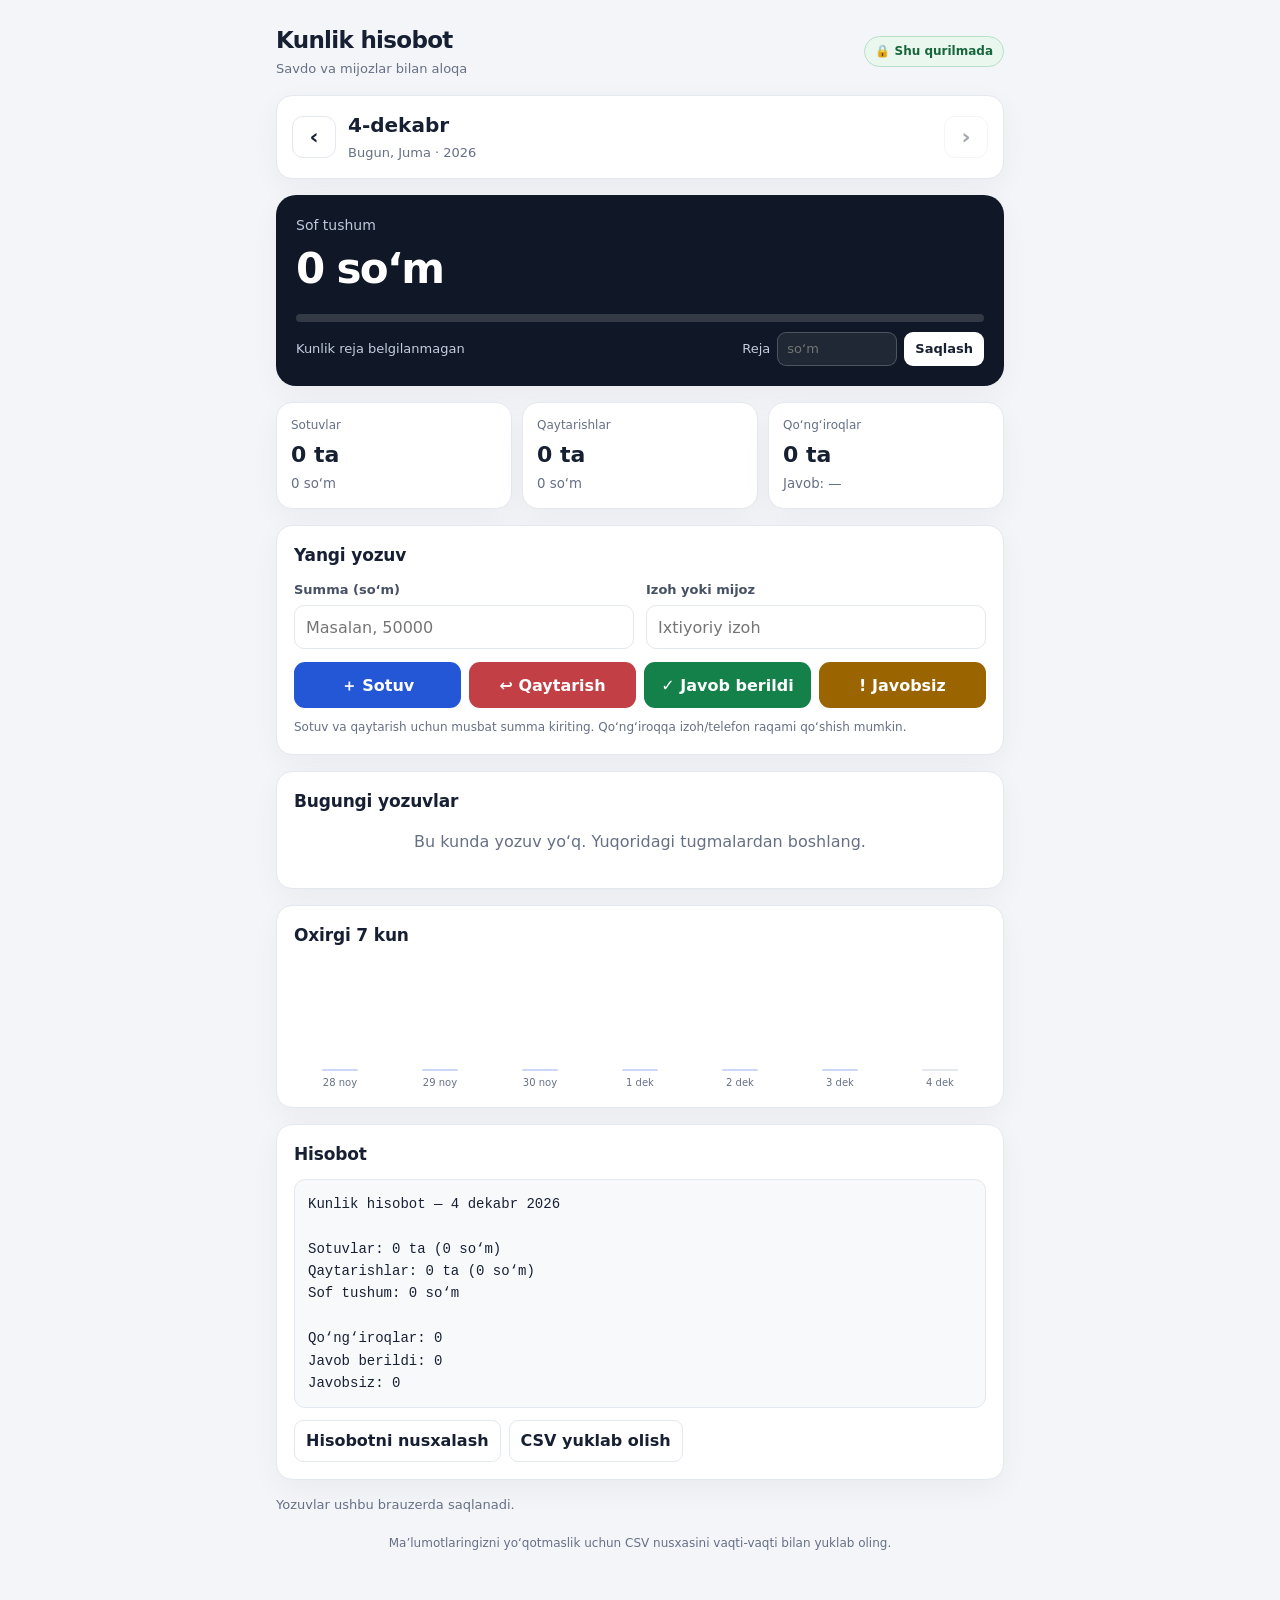
<file: hisobot-yangi.html>
<!doctype html>
<html lang="uz">
<head>
  <meta charset="utf-8">
  <meta name="viewport" content="width=device-width, initial-scale=1, viewport-fit=cover">
  <meta name="theme-color" content="#101827">
  <title>Hisobot — kunlik savdo va qo‘ng‘iroqlar</title>
  <style>
    :root{color-scheme:light;--bg:#f3f5f8;--card:#fff;--ink:#172033;--muted:#667085;--line:#e4e8ef;--blue:#2457d6;--green:#14804a;--red:#c13f45;--amber:#9a6400;--shadow:0 10px 30px #1720330b;font:16px/1.45 system-ui,-apple-system,"Segoe UI",sans-serif}
    *{box-sizing:border-box}body{margin:0;background:var(--bg);color:var(--ink)}button,input{font:inherit}button{cursor:pointer}button:focus-visible,input:focus-visible{outline:3px solid #7ba2ff;outline-offset:2px}.wrap{max-width:760px;margin:auto;padding:24px 16px 60px;display:grid;gap:16px}.head{display:flex;justify-content:space-between;align-items:center;gap:12px}.brand h1{font-size:23px;margin:0;letter-spacing:-.03em}.brand p{margin:3px 0 0;color:var(--muted);font-size:13px}.local{border:1px solid #b9dfc9;background:#eaf7ef;color:#17663c;border-radius:999px;padding:6px 10px;font-size:12px;font-weight:700;white-space:nowrap}.date-card,.card,.stat{background:var(--card);border:1px solid var(--line);border-radius:16px;box-shadow:var(--shadow)}.date-card{padding:15px;display:flex;align-items:center;gap:12px}.date-title{flex:1;min-width:0}.date-title strong{display:block;font-size:20px}.date-title span{color:var(--muted);font-size:13px}.nav,.today{height:42px;border:1px solid var(--line);background:#fff;border-radius:11px;padding:0 13px;color:var(--ink);font-weight:650}.nav{width:44px;padding:0;font-size:22px}.nav:disabled{opacity:.4;cursor:default}.hero{background:#101827;color:white;border-radius:20px;padding:20px;box-shadow:var(--shadow)}.hero-label{color:#bdc8dc;font-size:14px}.hero-amount{font-size:clamp(30px,8vw,42px);font-weight:800;letter-spacing:-.04em;margin:3px 0 14px;overflow-wrap:anywhere}.progress{height:8px;background:#ffffff25;border-radius:99px;overflow:hidden}.progress>i{display:block;height:100%;width:0;background:#75a4ff;border-radius:inherit;transition:width .2s}.goal-row{display:flex;align-items:center;justify-content:space-between;gap:10px;color:#c4cce0;font-size:13px;margin-top:10px}.goal-control{display:flex;gap:7px;align-items:center}.goal-control input{width:120px;background:#ffffff12;border:1px solid #ffffff35;border-radius:9px;color:white;padding:7px 9px}.goal-control button{border:0;border-radius:9px;background:#fff;color:#172033;font-weight:700;padding:8px 11px}.stats{display:grid;grid-template-columns:repeat(3,minmax(0,1fr));gap:10px}.stat{padding:14px;min-width:0}.stat span{font-size:12px;color:var(--muted);display:block}.stat strong{font-size:22px;display:block;margin-top:4px;overflow-wrap:anywhere}.stat small{color:var(--muted)}.card{padding:17px}.card h2{font-size:17px;margin:0 0 13px;letter-spacing:-.01em}.form-grid{display:grid;grid-template-columns:1fr 1fr;gap:12px}.field{display:grid;gap:6px;min-width:0}.field label{font-size:13px;font-weight:650;color:#465166}.field input,.field select{width:100%;min-height:44px;border:1px solid var(--line);border-radius:10px;padding:9px 11px;background:#fff;color:var(--ink)}.field.full{grid-column:1/-1}.actions{display:grid;grid-template-columns:repeat(4,1fr);gap:8px;margin-top:13px}.action{min-height:46px;border:0;border-radius:11px;color:white;font-weight:700;padding:8px}.action.sale{background:var(--blue)}.action.refund{background:var(--red)}.action.answered{background:var(--green)}.action.missed{background:var(--amber)}.helper{color:var(--muted);font-size:12px;margin:11px 0 0}.section-head{display:flex;justify-content:space-between;align-items:center;gap:10px}.section-head h2{margin:0}.plain-btn{border:1px solid var(--line);border-radius:9px;background:white;padding:8px 11px;font-weight:650;color:var(--ink)}.list{list-style:none;padding:0;margin:12px 0 0}.entry{display:flex;align-items:center;gap:10px;padding:11px 0;border-top:1px solid var(--line);min-width:0}.entry:first-child{border-top:0}.entry-time{font-size:12px;color:var(--muted);width:45px;flex:none}.tag{border-radius:999px;padding:4px 8px;font-size:11px;font-weight:750;flex:none}.tag.sale{background:#e8efff;color:#234fb8}.tag.refund{background:#fff0ef;color:#a52f35}.tag.answered{background:#e8f6ed;color:#17663c}.tag.missed{background:#fff4db;color:#805300}.entry-text{flex:1;min-width:0}.entry-name{font-weight:650;overflow-wrap:anywhere}.entry-amount{font-size:13px;color:var(--muted)}.delete{width:36px;height:36px;border:0;border-radius:9px;background:transparent;color:#727b8d;font-size:20px}.empty{color:var(--muted);padding:17px 0;text-align:center}.chart{display:flex;align-items:end;gap:8px;height:130px;padding:8px 0 0}.bar-wrap{height:100%;display:flex;flex:1;min-width:0;flex-direction:column;justify-content:end;align-items:center;gap:5px}.bar-value{font-size:10px;color:var(--muted);height:14px;white-space:nowrap}.bar{width:min(100%,36px);min-height:2px;background:#cbd7f5;border-radius:6px 6px 2px 2px}.bar.today{background:var(--blue)}.bar-label{font-size:10px;color:var(--muted)}.report{white-space:pre-wrap;background:#f8f9fb;border:1px solid var(--line);border-radius:11px;padding:13px;margin:12px 0 0;font:14px/1.6 ui-monospace,SFMono-Regular,Consolas,monospace}.tools{display:flex;gap:8px;flex-wrap:wrap;margin-top:12px}.status{min-height:20px;color:var(--muted);font-size:13px}.foot{color:var(--muted);font-size:12px;text-align:center;padding:3px 4px}@media(max-width:520px){.wrap{padding:17px 12px 40px;gap:12px}.form-grid{grid-template-columns:1fr}.field.full{grid-column:auto}.actions{grid-template-columns:repeat(2,1fr)}.stats{gap:7px}.stat{padding:11px}.stat strong{font-size:18px}.date-card{padding:11px}.goal-row{align-items:flex-start;flex-direction:column}.goal-control{width:100%}.goal-control input{flex:1;max-width:180px}}
  </style>
</head>
<body>
  <main class="wrap">
    <header class="head">
      <div class="brand"><h1>Kunlik hisobot</h1><p>Savdo va mijozlar bilan aloqa</p></div>
      <span class="local" title="Ma’lumotlar faqat shu brauzerda saqlanadi">🔒 Shu qurilmada</span>
    </header>

    <section class="date-card" aria-label="Sana tanlash">
      <button class="nav" id="prev" type="button" aria-label="Oldingi kun">‹</button>
      <div class="date-title"><strong id="dateLabel"></strong><span id="weekday"></span></div>
      <button class="today" id="today" type="button" hidden>Bugun</button>
      <button class="nav" id="next" type="button" aria-label="Keyingi kun">›</button>
    </section>

    <section class="hero" aria-label="Kunlik sof tushum">
      <div class="hero-label">Sof tushum</div>
      <div class="hero-amount" id="net">0 so‘m</div>
      <div class="progress" role="progressbar" aria-label="Kunlik reja bajarilishi" aria-valuemin="0" aria-valuemax="100"><i id="progress"></i></div>
      <div class="goal-row"><span id="goalText">Kunlik reja belgilanmagan</span><div class="goal-control"><label for="goal">Reja</label><input id="goal" type="number" min="0" step="1000" inputmode="numeric" placeholder="so‘m"><button id="saveGoal" type="button">Saqlash</button></div></div>
    </section>

    <section class="stats" aria-label="Kunlik ko‘rsatkichlar">
      <div class="stat"><span>Sotuvlar</span><strong id="sales">0</strong><small id="salesSum">0 so‘m</small></div>
      <div class="stat"><span>Qaytarishlar</span><strong id="refunds">0</strong><small id="refundSum">0 so‘m</small></div>
      <div class="stat"><span>Qo‘ng‘iroqlar</span><strong id="calls">0</strong><small id="answerRate">Javob: —</small></div>
    </section>

    <section class="card">
      <h2>Yangi yozuv</h2>
      <div class="form-grid">
        <div class="field"><label for="amount">Summa (so‘m)</label><input id="amount" type="number" min="0" step="1000" inputmode="numeric" placeholder="Masalan, 50000"></div>
        <div class="field"><label for="note">Izoh yoki mijoz</label><input id="note" type="text" maxlength="80" autocomplete="off" placeholder="Ixtiyoriy izoh"></div>
      </div>
      <div class="actions" aria-label="Yozuv turi">
        <button class="action sale" data-kind="sale" type="button">＋ Sotuv</button>
        <button class="action refund" data-kind="refund" type="button">↩ Qaytarish</button>
        <button class="action answered" data-kind="answered" type="button">✓ Javob berildi</button>
        <button class="action missed" data-kind="missed" type="button">! Javobsiz</button>
      </div>
      <p class="helper">Sotuv va qaytarish uchun musbat summa kiriting. Qo‘ng‘iroqqa izoh/telefon raqami qo‘shish mumkin.</p>
    </section>

    <section class="card">
      <div class="section-head"><h2 id="logTitle">Bugungi yozuvlar</h2><span id="entryCount" class="helper"></span></div>
      <div id="entries"></div>
    </section>

    <section class="card">
      <h2>Oxirgi 7 kun</h2>
      <div class="chart" id="chart" aria-label="Kunlik sof tushum grafigi"></div>
    </section>

    <section class="card">
      <div class="section-head"><h2>Hisobot</h2></div>
      <pre class="report" id="report"></pre>
      <div class="tools"><button class="plain-btn" id="copy" type="button">Hisobotni nusxalash</button><button class="plain-btn" id="csv" type="button">CSV yuklab olish</button></div>
    </section>
    <div class="status" id="status" role="status" aria-live="polite">Yozuvlar ushbu brauzerda saqlanadi.</div>
    <footer class="foot">Ma’lumotlaringizni yo‘qotmaslik uchun CSV nusxasini vaqti-vaqti bilan yuklab oling.</footer>
  </main>
<script>
(function(){
  'use strict';
  var KEY='hisobot-yangi:v1';
  var labels={sale:'Sotuv',refund:'Qaytarish',answered:'Javob berildi',missed:'Javobsiz'};
  var days=['Yakshanba','Dushanba','Seshanba','Chorshanba','Payshanba','Juma','Shanba'];
  var months=['yanvar','fevral','mart','aprel','may','iyun','iyul','avgust','sentabr','oktabr','noyabr','dekabr'];
  var store=load(), selected=todayKey();
  var $=function(id){return document.getElementById(id);};
  function localDate(d){return d.getFullYear()+'-'+String(d.getMonth()+1).padStart(2,'0')+'-'+String(d.getDate()).padStart(2,'0');}
  function todayKey(){return localDate(new Date());}
  function fromKey(s){var p=s.split('-');return new Date(+p[0],+p[1]-1,+p[2],12);}
  function move(s,n){var d=fromKey(s);d.setDate(d.getDate()+n);return localDate(d);}
  function fmt(n){return new Intl.NumberFormat('uz-UZ').format(Math.round(Number(n)||0));}
  function money(n){return fmt(n)+' so‘m';}
  function load(){try{var x=JSON.parse(localStorage.getItem(KEY)||'{}');return {goal:Number.isSafeInteger(x.goal)&&x.goal>=0?x.goal:0,entries:x.entries&&typeof x.entries==='object'?x.entries:{}};}catch(e){return {goal:0,entries:{}};}}
  function persist(){try{localStorage.setItem(KEY,JSON.stringify(store));$('status').textContent='Saqlandi — '+new Date().toLocaleTimeString('uz-UZ',{hour:'2-digit',minute:'2-digit'});}catch(e){$('status').textContent='Saqlab bo‘lmadi. Brauzer xotirasi to‘lgan bo‘lishi mumkin; CSV nusxasini oling.';}}
  function listFor(day){return Array.isArray(store.entries[day])?store.entries[day]:[];}
  function getStats(list){var s={sales:0,refunds:0,saleSum:0,refundSum:0,answered:0,missed:0};list.forEach(function(e){if(e.kind==='sale'){s.sales++;s.saleSum+=e.amount||0;}else if(e.kind==='refund'){s.refunds++;s.refundSum+=e.amount||0;}else if(e.kind==='answered')s.answered++;else if(e.kind==='missed')s.missed++;});s.net=s.saleSum-s.refundSum;s.calls=s.answered+s.missed;s.rate=s.calls?Math.round(s.answered/s.calls*100):null;return s;}
  function node(tag,cls,text){var n=document.createElement(tag);if(cls)n.className=cls;if(text!=null)n.textContent=text;return n;}
  function reportText(s){var d=fromKey(selected),lines=['Kunlik hisobot — '+d.getDate()+' '+months[d.getMonth()]+' '+d.getFullYear(),'','Sotuvlar: '+s.sales+' ta ('+money(s.saleSum)+')','Qaytarishlar: '+s.refunds+' ta ('+money(s.refundSum)+')','Sof tushum: '+money(s.net),'','Qo‘ng‘iroqlar: '+s.calls,'Javob berildi: '+s.answered,'Javobsiz: '+s.missed];if(s.rate!==null)lines.push('Javob berish darajasi: '+s.rate+'%');if(store.goal)lines.push('Kunlik reja: '+money(store.goal)+' ('+Math.max(0,Math.round(s.net/store.goal*100))+'%)');return lines.join('\n');}
  function renderEntries(list){var root=$('entries');root.replaceChildren();$('entryCount').textContent=list.length?list.length+' ta':'';if(!list.length){root.appendChild(node('div','empty','Bu kunda yozuv yo‘q. Yuqoridagi tugmalardan boshlang.'));return;}var ul=node('ul','list');list.slice().reverse().forEach(function(e){var li=node('li','entry'),date=new Date(e.ts),time=node('span','entry-time',date.toLocaleTimeString('uz-UZ',{hour:'2-digit',minute:'2-digit'})),tag=node('span','tag '+e.kind,labels[e.kind]||'Yozuv'),text=node('div','entry-text'),name=node('div','entry-name',e.note||labels[e.kind]||'Yozuv');text.appendChild(name);if(e.amount)text.appendChild(node('div','entry-amount',money(e.amount)));var del=node('button','delete','×');del.type='button';del.setAttribute('aria-label','Yozuvni o‘chirish');del.addEventListener('click',function(){store.entries[selected]=listFor(selected).filter(function(x){return x.id!==e.id;});persist();render();});li.append(time,tag,text,del);ul.appendChild(li);});root.appendChild(ul);}
  function renderChart(){var root=$('chart');root.replaceChildren();var keys=[];for(var i=6;i>=0;i--)keys.push(move(todayKey(),-i));var vals=keys.map(function(k){return getStats(listFor(k)).net;});var max=Math.max(0,...vals);if(max===0)max=1;keys.forEach(function(k,i){var w=node('div','bar-wrap'),val=node('span','bar-value',vals[i]?fmt(vals[i]):''),bar=node('i','bar'+(k===todayKey()?' today':''));bar.style.height=Math.max(vals[i]>0?4:2,Math.max(0,vals[i])/max*82)+'px';bar.title=k+' — '+money(vals[i]);var dt=fromKey(k);w.append(val,bar,node('span','bar-label',String(dt.getDate())+' '+months[dt.getMonth()].slice(0,3)));root.appendChild(w);});}
  function render(){var d=fromKey(selected),isToday=selected===todayKey(),list=listFor(selected),s=getStats(list);$('dateLabel').textContent=d.getDate()+'-'+months[d.getMonth()];$('weekday').textContent=(isToday?'Bugun, ':'')+days[d.getDay()]+' · '+d.getFullYear();$('prev').disabled=false;$('next').disabled=isToday||selected>todayKey();$('today').hidden=isToday;$('logTitle').textContent=isToday?'Bugungi yozuvlar':'Yozuvlar';$('net').textContent=money(s.net);$('sales').textContent=s.sales+' ta';$('salesSum').textContent=money(s.saleSum);$('refunds').textContent=s.refunds+' ta';$('refundSum').textContent=money(s.refundSum);$('calls').textContent=s.calls+' ta';$('answerRate').textContent='Javob: '+(s.rate===null?'—':s.rate+'%');$('goal').value=store.goal||'';var pct=store.goal?Math.max(0,Math.round(s.net/store.goal*100)):0;$('progress').style.width=Math.min(pct,100)+'%';$('goalText').textContent=store.goal?(pct+'% bajarildi · '+(s.net>=store.goal?'Reja bajarildi':money(store.goal-Math.max(s.net,0))+' qoldi')):'Kunlik reja belgilanmagan';document.querySelector('.progress').setAttribute('aria-valuenow',String(Math.min(pct,100)));$('report').textContent=reportText(s);renderEntries(list);renderChart();}
  function add(kind){var amount=Number($('amount').value),needsAmount=kind==='sale'||kind==='refund';if(needsAmount&&(!Number.isSafeInteger(amount)||amount<=0)){ $('status').textContent='Sotuv yoki qaytarish uchun musbat, butun summa kiriting.';$('amount').focus();return;}if(!needsAmount)amount=0;var note=$('note').value.trim();var item={id:(window.crypto&&crypto.randomUUID)?crypto.randomUUID():String(Date.now())+Math.random().toString(36).slice(2),kind:kind,amount:amount,ts:Date.now(),note:note};store.entries[selected]=listFor(selected).concat(item);persist();$('amount').value='';$('note').value='';render();}
  document.querySelectorAll('[data-kind]').forEach(function(b){b.addEventListener('click',function(){add(b.dataset.kind);});});
  $('prev').addEventListener('click',function(){selected=move(selected,-1);render();});$('next').addEventListener('click',function(){if(selected<todayKey()){selected=move(selected,1);render();}});$('today').addEventListener('click',function(){selected=todayKey();render();});
  $('saveGoal').addEventListener('click',function(){var n=Number($('goal').value);if(!Number.isSafeInteger(n)||n<0){$('status').textContent='Reja 0 yoki undan katta butun summa bo‘lishi kerak.';return;}store.goal=n;persist();render();});
  $('copy').addEventListener('click',function(){var text=$('report').textContent;if(navigator.clipboard&&navigator.clipboard.writeText){navigator.clipboard.writeText(text).then(function(){$('status').textContent='Hisobot nusxalandi.';},function(){$('status').textContent='Nusxalash uchun hisobot matnini belgilang.';});}else{$('status').textContent='Qurilmangiz nusxalashni qo‘llamaydi; hisobot matnini belgilang.';}});
  function csvCell(v){var s=String(v==null?'':v);if(/^[=+@\-]/.test(s))s="'"+s;return '"'+s.replace(/"/g,'""')+'"';}
  $('csv').addEventListener('click',function(){var rows=[['Sana','Vaqt','Turi','Summa (so‘m)','Izoh']];Object.keys(store.entries).sort().forEach(function(day){listFor(day).slice().sort(function(a,b){return a.ts-b.ts;}).forEach(function(e){rows.push([day,new Date(e.ts).toLocaleTimeString('uz-UZ',{hour:'2-digit',minute:'2-digit'}),labels[e.kind]||'Yozuv',e.amount||0,e.note||'']);});});if(rows.length===1){$('status').textContent='CSV yuklab olish uchun hali yozuv yo‘q.';return;}var blob=new Blob(['\ufeff'+rows.map(function(r){return r.map(csvCell).join(',');}).join('\r\n')],{type:'text/csv;charset=utf-8'}),url=URL.createObjectURL(blob),a=document.createElement('a');a.href=url;a.download='hisobot-'+todayKey()+'.csv';document.body.appendChild(a);a.click();a.remove();URL.revokeObjectURL(url);$('status').textContent='CSV fayli yuklab olindi.';});
  render();
})();
</script>
</body>
</html>
</file>
